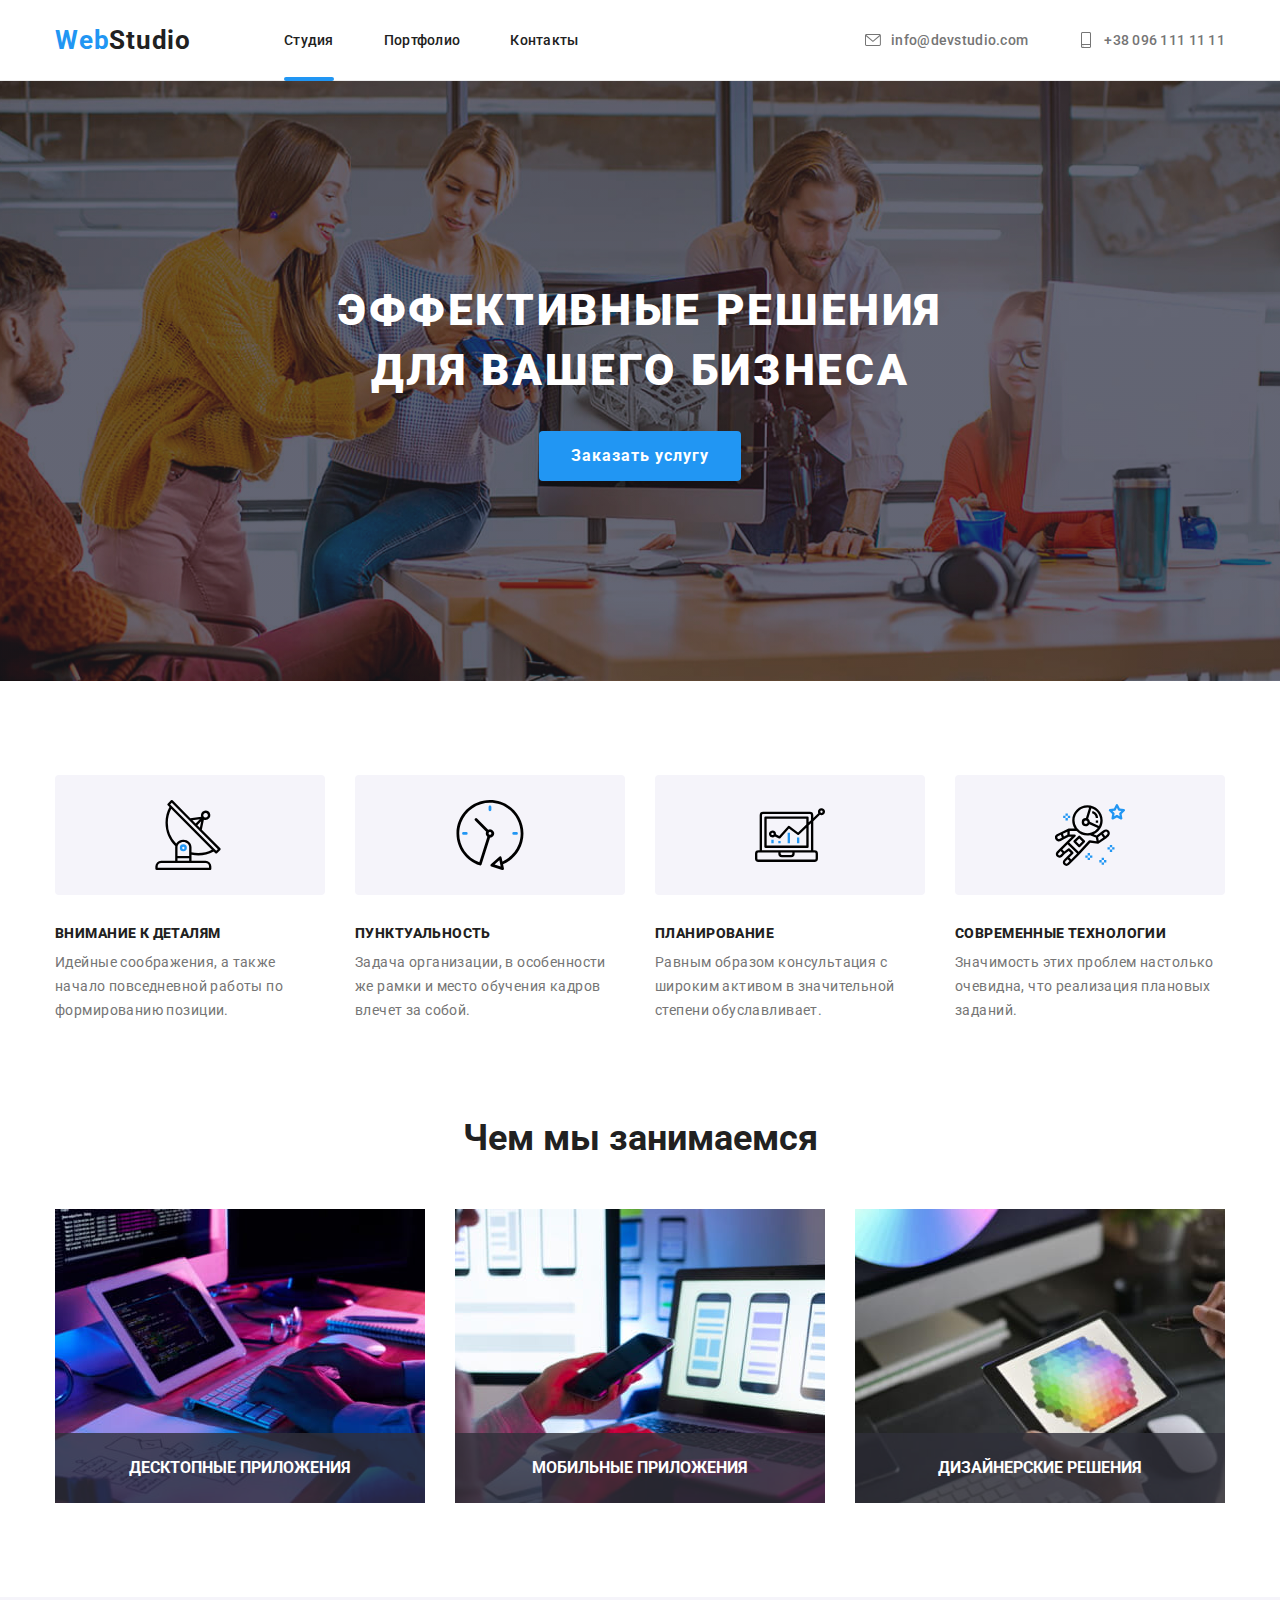
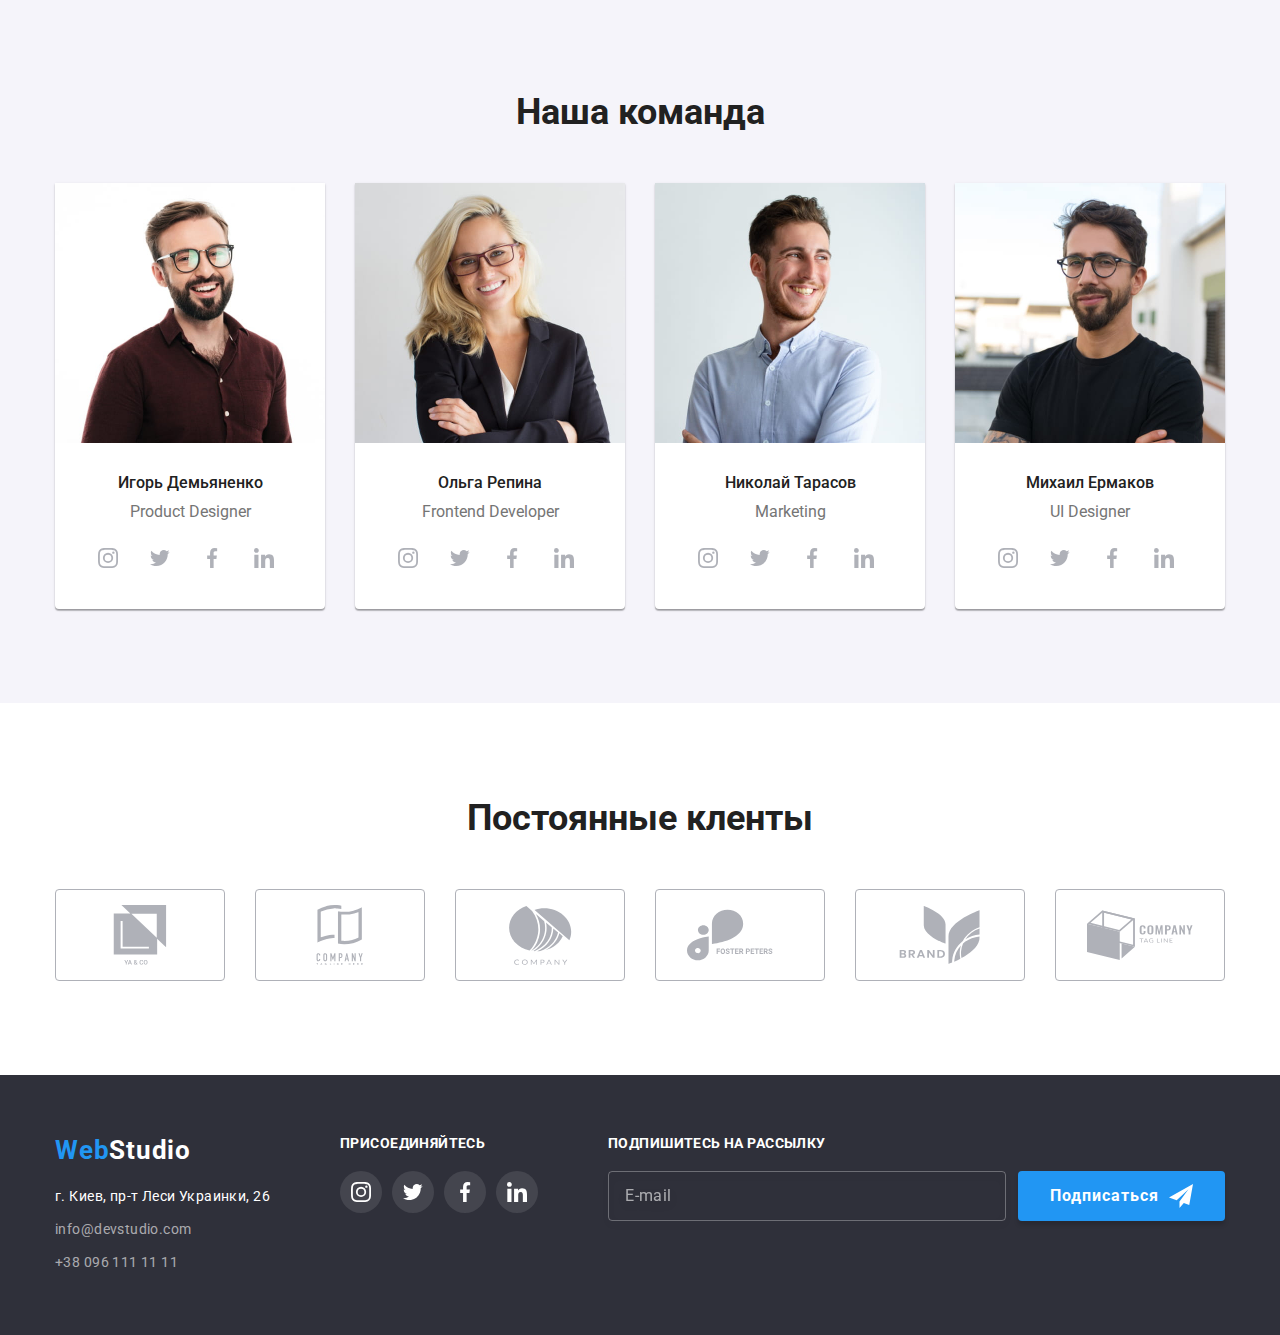
<file: index.html>
<!DOCTYPE html>
<html lang="ru">
  <head>
    <meta charset="UTF-8" />
    <meta http-equiv="X-UA-Compatible" content="IE=edge" />
    <meta name="viewport" content="width=device-width, initial-scale=1.0" />

    <link rel="preconnect" href="https://fonts.googleapis.com" />
    <link rel="preconnect" href="https://fonts.gstatic.com" crossorigin />
    <!-- todo: add to portfolio -->
    <link
      href="https://fonts.googleapis.com/css2?family=Raleway:wght@700&family=Roboto:wght@400;500;700;900&display=swap"
      rel="stylesheet"
    />

    <link rel="stylesheet" href="./css/modern-normalize.css" />
    <link rel="stylesheet" href="./css/style_v1.css" />

    <title>GOIT-markup: ✨WebStudio</title>
  </head>

  <body>
    <!-- Header start -->
    <header class="page-header">
      <div class="container">
        <nav class="header-nav">
          <a href="./index.html" class="webstudio-logo-link dark"><span>Web</span>Studio</a>
          <ul class="list header-nav-list">
            <li class="header-nav-item">
              <a href="./index.html" class="link nav-link current">Студия</a>
            </li>
            <li class="header-nav-item">
              <a href="./portfolio.html" class="link nav-link">Портфолио</a>
            </li>
            <li class="header-nav-item">
              <a href="#" class="link nav-link">Контакты</a>
            </li>
          </ul>
        </nav>
        <ul class="list header-contacts">
          <li class="header-contacts-item">
            <a href="mailto:info@devstudio.com" class="link contact-link email">
              <svg class="icon-contacts">
                <use href="./images/icons.svg#icon-small-icon-envelope"></use>
              </svg>
              info@devstudio.com
            </a>
          </li>
          <li class="header-contacts-item">
            <a href="tel:+380961111111" class="link contact-link phone">
              <svg class="icon-contacts">
                <use href="./images/icons.svg#icon-small-icon-smartphone"></use>
              </svg>
              +38 096 111 11 11
            </a>
          </li>
        </ul>
      </div>
    </header>
    <!-- Header end -->
    <div class="backdrop-container is-hidden" data-modal>
      <div class="card">
        <button class="btn close-btn" type="button" data-modal-close>
          <svg class="close-icon">
            <use href="./images/icons.svg#icon-close"></use>
          </svg>
          <span class="visually-hidden">Close</span>
        </button>

        <div class="form-wrapper p-40">
          <p class="form-title">Оставьте свои данные, мы вам перезвоним</p>
          <form class="main-user-form">
            <!-- name input -->
            <div class="input-wrapper user-name">
              <label class="input-label small-top" for="user-name">Имя</label>
              <div class="input-area-wrapper">
                <input type="text" name="user-name" id="user-name" class="input-text user-name" autocomplete="name" />
                <span class="input-icon">
                  <svg class="icon-svg user-icon">
                    <use href="./images/icons.svg#icon-user"></use>
                  </svg>
                </span>
              </div>
            </div>

            <!-- tel input -->
            <div class="input-wrapper user-tel">
              <label class="input-label small-top" for="user-tel">Телефон</label>
              <div class="input-area-wrapper">
                <input type="tel" name="user-tel" id="user-tel" class="input-text user-tel" autocomplete="tel" />
                <span class="input-icon">
                  <svg class="icon-svg phone-icon">
                    <use href="./images/icons.svg#icon-phone"></use>
                  </svg>
                </span>
              </div>
            </div>

            <!-- email input -->
            <div class="input-wrapper user-email">
              <label class="input-label small-top" for="user-email">Почта</label>
              <div class="input-area-wrapper">
                <input
                  type="email"
                  name="user-email"
                  id="user-email"
                  class="input-text user-email"
                  autocomplete="email"
                />
                <span class="input-icon">
                  <svg class="icon-svg envelope-icon">
                    <use href="./images/icons.svg#icon-envelope"></use>
                  </svg>
                </span>
              </div>
            </div>

            <!-- comment input -->
            <div class="input-wrapper user-comment">
              <label class="input-label small-top" for="user-comment">Коментарий</label>
              <textarea
                class="input-text user-comment"
                name="user-comment"
                id="user-comment"
                rows="7"
                placeholder="Введите текст"
              ></textarea>
            </div>

            <!-- checkbox input -->
            <div class="input-wrapper user-aggrement">
              <label class="input-label checkbox" for="user-aggrement">
                <span>Соглашаюсь с рассылкой и принимаю</span>
                <a href="#" class="label-link">Условия договора</a>
                <input class="user-aggrement checkbox" type="checkbox" name="user-aggrement" id="user-aggrement" />
                <span class="input-icon checkbox-icon">
                  <svg class="icon-svg">
                    <use href="./images/icons.svg#icon-checked"></use>
                  </svg>
                </span>
              </label>
            </div>

            <button type="submit" class="btn base-btn">Отправить</button>
          </form>
        </div>
      </div>
    </div>
    <!-- Main start -->
    <main class="main">
      <section class="hero dark-bg">
        <div class="container">
          <h1 class="hero-title">Эффективные решения для вашего бизнеса</h1>
          <button type="button" class="btn base-btn" data-modal-open>Заказать услугу</button>
        </div>
      </section>

      <!-- peculiarities start -->
      <section class="peculiarities section">
        <div class="container">
          <h2 class="main-sections-title visually-hidden">Особенности работы</h2>

          <ul class="list peculiarities-list">
            <li class="peculiarities-list-item">
              <div class="peculiarities-icon-wrapper">
                <svg class="icon icon-peculiarities antena">
                  <use href="./images/icons.svg#icon-peculiarities-antena"></use>
                </svg>
              </div>
              <h3 class="peculiarities-item-title">Внимание к деталям</h3>
              <p class="peculiarities-item-info">
                Идейные соображения, а также начало повседневной работы по формированию позиции.
              </p>
            </li>

            <li class="peculiarities-list-item">
              <div class="peculiarities-icon-wrapper">
                <svg class="icon icon-peculiarities clock">
                  <use href="./images/icons.svg#icon-peculiarities-clock"></use>
                </svg>
              </div>
              <h3 class="peculiarities-item-title">Пунктуальность</h3>
              <p class="peculiarities-item-info">
                Задача организации, в особенности же рамки и место обучения кадров влечет за собой.
              </p>
            </li>

            <li class="peculiarities-list-item">
              <div class="peculiarities-icon-wrapper">
                <svg class="icon icon-peculiarities diagram">
                  <use href="./images/icons.svg#icon-peculiarities-diagram"></use>
                </svg>
              </div>
              <h3 class="peculiarities-item-title">Планирование</h3>
              <p class="peculiarities-item-info">
                Равным образом консультация с широким активом в значительной степени обуславливает.
              </p>
            </li>

            <li class="peculiarities-list-item">
              <div class="peculiarities-icon-wrapper">
                <svg class="icon icon-peculiarities astronaut">
                  <use href="./images/icons.svg#icon-peculiarities-astronaut"></use>
                </svg>
              </div>
              <h3 class="peculiarities-item-title">Современные технологии</h3>
              <p class="peculiarities-item-info">
                Значимость этих проблем настолько очевидна, что реализация плановых заданий.
              </p>
            </li>
          </ul>
        </div>
      </section>
      <!-- peculiarities end -->

      <!-- our-work start -->
      <section class="our-work section">
        <div class="container">
          <h2 class="main-sections-title">Чем мы занимаемся</h2>
          <ul class="list our-work-list">
            <li class="our-work-list-item">
              <a href="#" class="our-work-link">
                <img
                  src="./images/our-work/working-process_370x294.jpg"
                  alt="Человек печатает на клавиатуре"
                  class="our-work-link-img"
                  width="370"
                />
                <span class="our-work-link-text">Десктопные приложения</span>
              </a>
            </li>
            <li class="our-work-list-item">
              <a href="#" class="our-work-link">
                <img
                  src="./images/our-work/ui-ux-designing_370x294.jpg"
                  alt="Человек рассматривает мокапы интерфейса"
                  class="our-work-link-img"
                  width="370"
                />
                <span class="our-work-link-text">Мобильные приложения</span>
              </a>
            </li>
            <li class="our-work-list-item">
              <a href="#" class="our-work-link">
                <img
                  src="./images/our-work/color-picking_370x294.jpg"
                  alt="На планшете цветовая палитра"
                  class="our-work-link-img"
                  width="370"
                />
                <span class="our-work-link-text">Дизайнерские решения</span>
              </a>
            </li>
          </ul>
        </div>
      </section>
      <!-- our-work end -->

      <!-- our-team start -->
      <section class="our-team section light-bg">
        <div class="container">
          <h2 class="main-sections-title">Наша команда</h2>
          <ul class="list our-team-list">
            <li class="our-team-list-item">
              <figure class="card team-member-card">
                <img
                  src="./images/our-team/igor-demyanenko_product-designer_270x260.jpg"
                  alt="Игорь Демьяненко"
                  class="card-img team-member-img"
                  width="270"
                  height="260"
                />
                <figcaption class="team-member-info">
                  <h3 class="team-member-name">Игорь Демьяненко</h3>
                  <p class="team-member-position">Product Designer</p>
                  <ul class="list socials">
                    <li class="socials-list-item">
                      <a href="#" class="social-link">
                        <span class="visually-hidden">instagram</span>
                        <svg class="icon small-icon instagram">
                          <use href="./images/icons.svg#icon-small-icon-instagram"></use>
                        </svg>
                      </a>
                    </li>
                    <li class="socials-list-item">
                      <a href="" class="social-link">
                        <span class="visually-hidden">twitter</span>
                        <svg class="icon small-icon twitter">
                          <use href="./images/icons.svg#icon-small-icon-twitter"></use>
                        </svg>
                      </a>
                    </li>
                    <li class="socials-list-item">
                      <a href="" class="social-link">
                        <span class="visually-hidden">facebook</span>
                        <svg class="icon small-icon facebook">
                          <use href="./images/icons.svg#icon-small-icon-facebook"></use>
                        </svg>
                      </a>
                    </li>
                    <li class="socials-list-item">
                      <a href="" class="social-link">
                        <span class="visually-hidden">linkedin</span>
                        <svg class="icon small-icon linkedin">
                          <use href="./images/icons.svg#icon-small-icon-linkedin"></use>
                        </svg>
                      </a>
                    </li>
                  </ul>
                </figcaption>
              </figure>
            </li>
            <li class="our-team-list-item">
              <figure class="card team-member-card">
                <img
                  src="./images/our-team/olga-repina_frontend-developer_270x260.jpg"
                  alt="Ольга Репина"
                  class="card-img team-member-img"
                  width="270"
                  height="260"
                />
                <figcaption class="team-member-info">
                  <h3 class="team-member-name">Ольга Репина</h3>
                  <p class="team-member-position">Frontend Developer</p>
                  <ul class="list socials">
                    <li class="socials-list-item">
                      <a href="#" class="social-link">
                        <span class="visually-hidden">instagram</span>
                        <svg class="icon small-icon instagram">
                          <use href="./images/icons.svg#icon-small-icon-instagram"></use>
                        </svg>
                      </a>
                    </li>
                    <li class="socials-list-item">
                      <a href="" class="social-link">
                        <span class="visually-hidden">twitter</span>
                        <svg class="icon small-icon twitter">
                          <use href="./images/icons.svg#icon-small-icon-twitter"></use>
                        </svg>
                      </a>
                    </li>
                    <li class="socials-list-item">
                      <a href="" class="social-link">
                        <span class="visually-hidden">facebook</span>
                        <svg class="icon small-icon facebook">
                          <use href="./images/icons.svg#icon-small-icon-facebook"></use>
                        </svg>
                      </a>
                    </li>
                    <li class="socials-list-item">
                      <a href="" class="social-link">
                        <span class="visually-hidden">linkedin</span>
                        <svg class="icon small-icon linkedin">
                          <use href="./images/icons.svg#icon-small-icon-linkedin"></use>
                        </svg>
                      </a>
                    </li>
                  </ul>
                </figcaption>
              </figure>
            </li>
            <li class="our-team-list-item">
              <figure class="card team-member-card">
                <img
                  src="./images/our-team/nikolay-tarasov_marketing_270x260.jpg"
                  alt="Николай Тарасов"
                  class="card-img team-member-img"
                  width="270"
                  height="260"
                />
                <figcaption class="team-member-info">
                  <h3 class="team-member-name">Николай Тарасов</h3>
                  <p class="team-member-position">Marketing</p>
                  <ul class="list socials">
                    <li class="socials-list-item">
                      <a href="#" class="social-link">
                        <span class="visually-hidden">instagram</span>
                        <svg class="icon small-icon instagram">
                          <use href="./images/icons.svg#icon-small-icon-instagram"></use>
                        </svg>
                      </a>
                    </li>
                    <li class="socials-list-item">
                      <a href="" class="social-link">
                        <span class="visually-hidden">twitter</span>
                        <svg class="icon small-icon twitter">
                          <use href="./images/icons.svg#icon-small-icon-twitter"></use>
                        </svg>
                      </a>
                    </li>
                    <li class="socials-list-item">
                      <a href="" class="social-link">
                        <span class="visually-hidden">facebook</span>
                        <svg class="icon small-icon facebook">
                          <use href="./images/icons.svg#icon-small-icon-facebook"></use>
                        </svg>
                      </a>
                    </li>
                    <li class="socials-list-item">
                      <a href="" class="social-link">
                        <span class="visually-hidden">linkedin</span>
                        <svg class="icon small-icon linkedin">
                          <use href="./images/icons.svg#icon-small-icon-linkedin"></use>
                        </svg>
                      </a>
                    </li>
                  </ul>
                </figcaption>
              </figure>
            </li>
            <li class="our-team-list-item">
              <figure class="card team-member-card">
                <img
                  src="./images/our-team/mykhail-ermakov_ui-designer_270x260.jpg"
                  alt="Михаил Ермаков"
                  class="card-img team-member-img"
                  width="270"
                  height="260"
                />
                <figcaption class="team-member-info">
                  <h3 class="team-member-name">Михаил Ермаков</h3>
                  <p class="team-member-position">UI Designer</p>
                  <ul class="list socials">
                    <li class="socials-list-item">
                      <a href="#" class="social-link">
                        <span class="visually-hidden">instagram</span>
                        <svg class="icon small-icon instagram">
                          <use href="./images/icons.svg#icon-small-icon-instagram"></use>
                        </svg>
                      </a>
                    </li>
                    <li class="socials-list-item">
                      <a href="" class="social-link">
                        <span class="visually-hidden">twitter</span>
                        <svg class="icon small-icon twitter">
                          <use href="./images/icons.svg#icon-small-icon-twitter"></use>
                        </svg>
                      </a>
                    </li>
                    <li class="socials-list-item">
                      <a href="" class="social-link">
                        <span class="visually-hidden">facebook</span>
                        <svg class="icon small-icon facebook">
                          <use href="./images/icons.svg#icon-small-icon-facebook"></use>
                        </svg>
                      </a>
                    </li>
                    <li class="socials-list-item">
                      <a href="" class="social-link">
                        <span class="visually-hidden">linkedin</span>
                        <svg class="icon small-icon linkedin">
                          <use href="./images/icons.svg#icon-small-icon-linkedin"></use>
                        </svg>
                      </a>
                    </li>
                  </ul>
                </figcaption>
              </figure>
            </li>
          </ul>
        </div>
      </section>
      <!-- our-team end -->
      <!-- our-clients start -->
      <section class="section">
        <div class="container">
          <h2 class="main-sections-title">Постоянные кленты</h2>
          <ul class="list clients-list">
            <li class="clients-list-item">
              <a href="#" class="clients-link">
                <svg class="icon icon-clients-ya-and-co-group">
                  <use href="./images/icons.svg#icon-clients-ya-and-co-group"></use>
                </svg>
              </a>
            </li>
            <li class="clients-list-item">
              <a href="#" class="clients-link">
                <svg class="icon icon-clients-company-group">
                  <use href="./images/icons.svg#icon-clients-company-group"></use>
                </svg>
              </a>
            </li>
            <li class="clients-list-item">
              <a href="#" class="clients-link">
                <svg class="icon icon-clients-oval-company-group">
                  <use href="./images/icons.svg#icon-clients-oval-company-group"></use>
                </svg>
              </a>
            </li>
            <li class="clients-list-item">
              <a href="#" class="clients-link">
                <svg class="icon icon-clients-foster-peters-group">
                  <use href="./images/icons.svg#icon-clients-foster-peters-group"></use>
                </svg>
              </a>
            </li>
            <li class="clients-list-item">
              <a href="#" class="clients-link">
                <svg class="icon icon-clients-brand-group">
                  <use href="./images/icons.svg#icon-clients-brand-group"></use>
                </svg>
              </a>
            </li>
            <li class="clients-list-item">
              <a href="#" class="clients-link">
                <svg class="icon icon-clients-box-company-group">
                  <use href="./images/icons.svg#icon-clients-box-company-group"></use>
                </svg>
              </a>
            </li>
          </ul>
        </div>
      </section>

      <!-- our-clients end -->
    </main>
    <!-- Main end -->

    <!-- footer start -->
    <footer class="page-footer dark-bg">
      <div class="container">
        <div class="address-wrapper footer-block">
          <a href="./index.html" class="webstudio-logo-link light"><span>Web</span>Studio</a>
          <address class="footer-address">
            г. Киев, пр-т Леси Украинки, 26
            <ul class="contacts-list">
              <li class="contact-list-item">
                <a href="mailto:info@devstudio.com" class="link contact-link email">info@devstudio.com</a>
              </li>
              <li class="contact-list-item">
                <a href="tel:+380961111111" class="link contact-link phone">+38 096 111 11 11</a>
              </li>
            </ul>
          </address>
        </div>
        <div class="our-socials footer-block">
          <p class="our-social-text">Присоединяйтесь</p>
          <ul class="list our-socials">
            <li class="our-socials-list-item">
              <a href="#" class="social-link dark">
                <span class="visually-hidden">instagram</span>
                <svg class="icon small-icon instagram">
                  <use href="./images/icons.svg#icon-small-icon-instagram"></use>
                </svg>
              </a>
            </li>
            <li class="our-socials-list-item">
              <a href="" class="social-link dark">
                <span class="visually-hidden">twitter</span>
                <svg class="icon small-icon twitter">
                  <use href="./images/icons.svg#icon-small-icon-twitter"></use>
                </svg>
              </a>
            </li>
            <li class="our-socials-list-item">
              <a href="" class="social-link dark">
                <span class="visually-hidden">facebook</span>
                <svg class="icon small-icon facebook">
                  <use href="./images/icons.svg#icon-small-icon-facebook"></use>
                </svg>
              </a>
            </li>
            <li class="our-socials-list-item">
              <a href="" class="social-link dark">
                <span class="visually-hidden">linkedin</span>
                <svg class="icon small-icon linkedin">
                  <use href="./images/icons.svg#icon-small-icon-linkedin"></use>
                </svg>
              </a>
            </li>
          </ul>
        </div>

        <div class="form-wrapper footer-block">
          <form name="user-email-form" class="email-form">
            <div class="input-wrapper">
              <label class="input-label light" for="user-email">Подпишитесь на рассылку</label>
              <input class="input-text email" type="email" name="user-email" id="user-email" placeholder="E-mail" />
            </div>

            <button type="submit" class="btn base-btn">
              <span class="submit-text">Подписаться</span>
              <svg class="icon small-icon icon-send">
                <use href="./images/icons.svg#icon-send"></use>
              </svg>
            </button>
          </form>
        </div>
      </div>
    </footer>
    <!-- footer end -->

    <script src="js/modal.js"></script>
  </body>
</html>
</file>
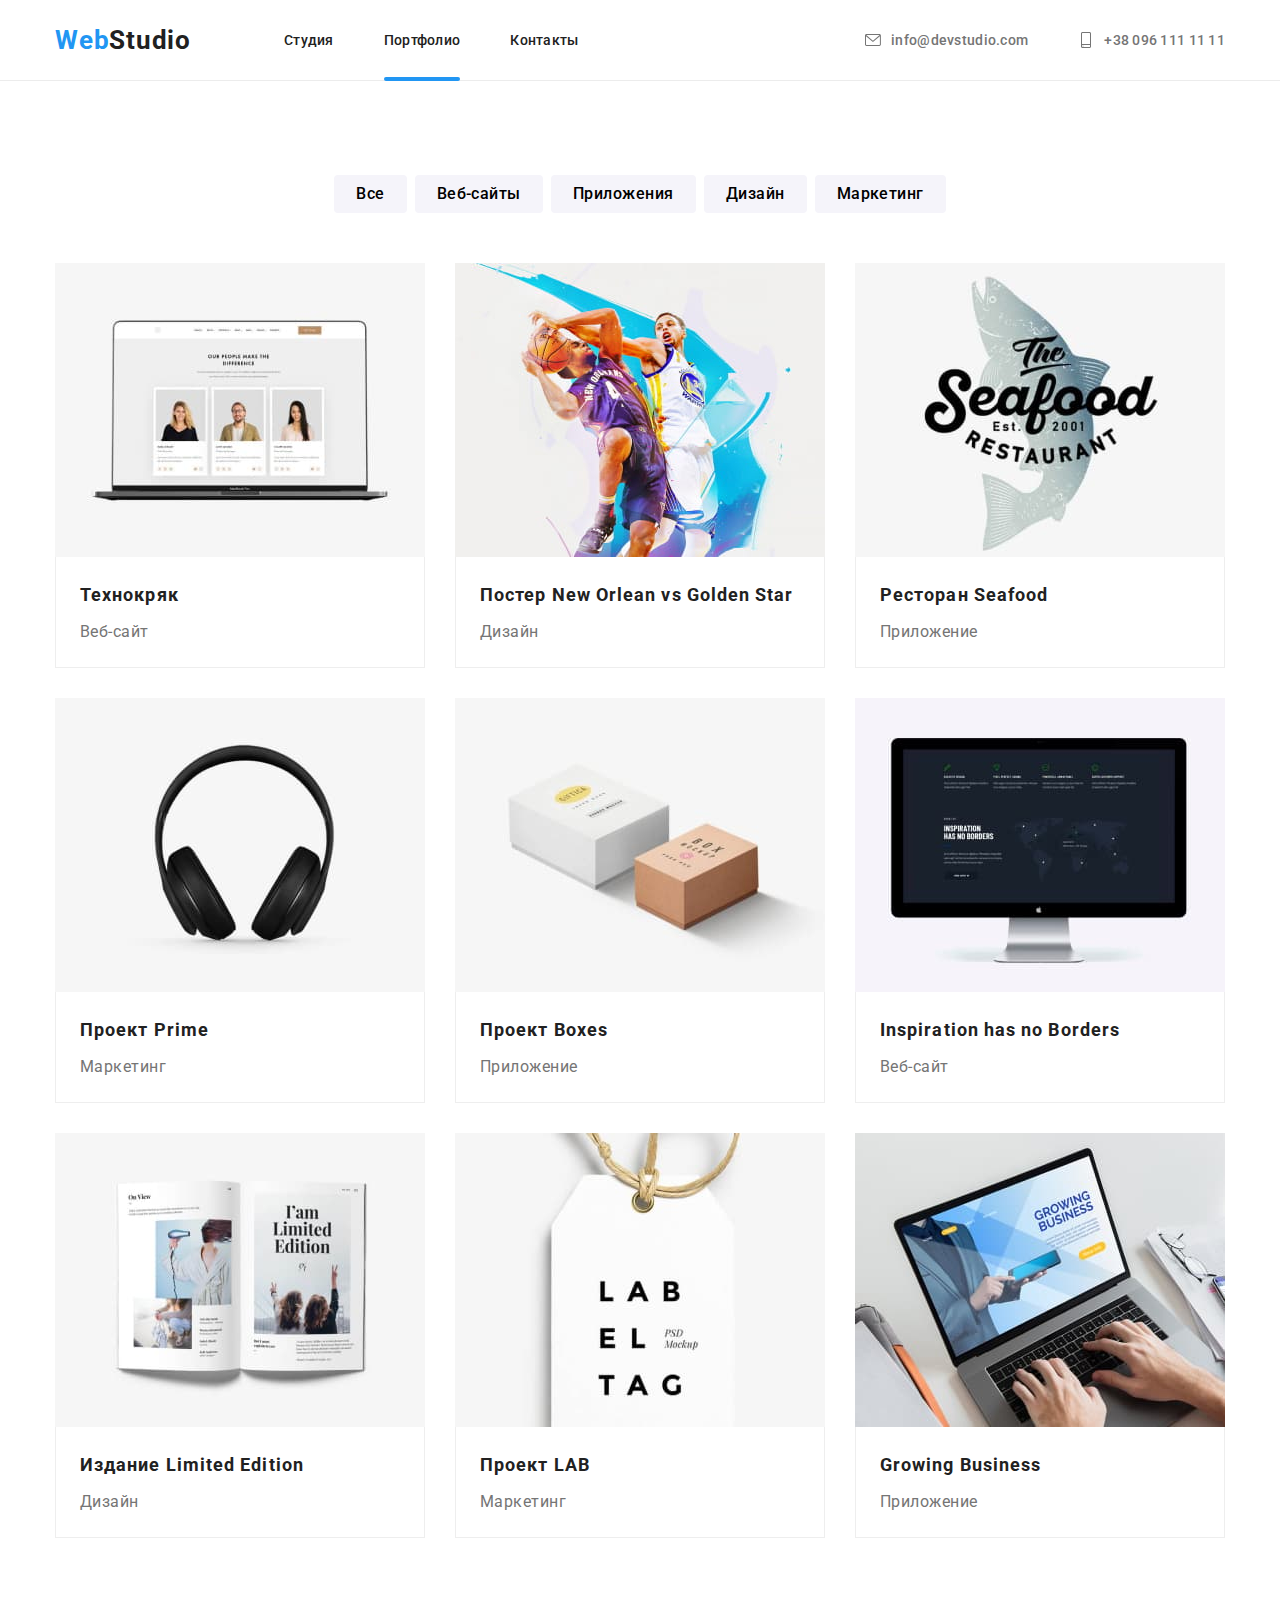
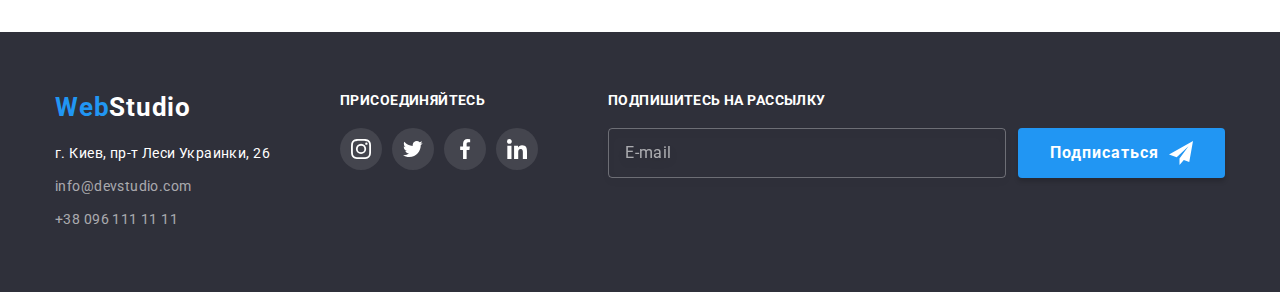
<file: portfolio.html>
<!DOCTYPE html>
<html lang="en">
  <head>
    <meta charset="UTF-8" />
    <meta http-equiv="X-UA-Compatible" content="IE=edge" />
    <meta name="viewport" content="width=device-width, initial-scale=1.0" />

    <link rel="preconnect" href="https://fonts.googleapis.com" />
    <link rel="preconnect" href="https://fonts.gstatic.com" crossorigin />
    <!-- todo: add to portfolio -->
    <link
      href="https://fonts.googleapis.com/css2?family=Raleway:wght@700&family=Roboto:wght@400;500;700;900&display=swap"
      rel="stylesheet"
    />

    <link rel="stylesheet" href="./css/modern-normalize.css" />
    <link rel="stylesheet" href="./css/style_v1.css" />

    <title>GOIT-markup: 💯Portfolio</title>
  </head>
  <body>
    <!-- Header start -->
    <header class="page-header">
      <div class="container">
        <nav class="header-nav">
          <a href="./index.html" class="webstudio-logo-link dark"><span>Web</span>Studio</a>
          <ul class="list header-nav-list">
            <li class="header-nav-item">
              <a href="./index.html" class="link nav-link">Студия</a>
            </li>
            <li class="header-nav-item">
              <a href="./portfolio.html" class="link nav-link current">Портфолио</a>
            </li>
            <li class="header-nav-item">
              <a href="#" class="link nav-link">Контакты</a>
            </li>
          </ul>
        </nav>
        <ul class="list header-contacts">
          <li class="header-contacts-item">
            <a href="mailto:info@devstudio.com" class="link contact-link email">
              <svg class="icon-contacts">
                <use href="./images/icons.svg#icon-small-icon-envelope"></use>
              </svg>
              info@devstudio.com
            </a>
          </li>
          <li class="header-contacts-item">
            <a href="tel:+380961111111" class="link contact-link phone">
              <svg class="icon-contacts">
                <use href="./images/icons.svg#icon-small-icon-smartphone"></use>
              </svg>
              +38 096 111 11 11
            </a>
          </li>
        </ul>
      </div>
    </header>
    <!-- Header end -->

    <main class="main-content">
      <section class="portfolio section">
        <div class="container">
          <h2 class="portfolio-title visually-hidden">Portfolio</h2>
          <ul class="list portfolio-nav-list">
            <li class="portfolio-nav-list-item">
              <button class="btn light-btn" type="button">Все</button>
            </li>
            <li class="portfolio-nav-list-item">
              <button class="btn light-btn" type="button">Веб-сайты</button>
            </li>
            <li class="portfolio-nav-list-item">
              <button class="btn light-btn" type="button">Приложения</button>
            </li>
            <li class="portfolio-nav-list-item">
              <button class="btn light-btn" type="button">Дизайн</button>
            </li>
            <li class="portfolio-nav-list-item">
              <button class="btn light-btn" type="button">Маркетинг</button>
            </li>
          </ul>
          <ul class="list project-cards">
            <!-- 1 card -->
            <li class="project-cards-item">
              <div class="card project-card">
                <div class="card-img-wrapper">
                  <img
                    src="./images/our-projects/prj-techno-crack_370x294.jpg"
                    alt="Страница сайта Технокряк"
                    class="card-img project-img"
                    width="370"
                    height="294"
                  />

                  <p class="card-img-text">
                    Технокряк это современная площадка распространения коронавируса. Компании используют эту платформу
                    для цифрового шпионажа и атак на защищённые сервера конкурентов.
                  </p>
                </div>
                <div class="card-info-wrapper">
                  <h3 class="project-name">Технокряк</h3>
                  <p class="project-category">Веб-сайт</p>
                </div>
              </div>
            </li>
            <!-- 2 card -->
            <li class="project-cards-item">
              <div class="card project-card">
                <div class="card-img-wrapper">
                  <img
                    src="./images/our-projects/prj-basketball-poster_370x294.jpg"
                    alt="Постер баскетбольного матча"
                    class="card-img project-img"
                    width="370"
                    height="294"
                  />

                  <p class="card-img-text">
                    Технокряк это современная площадка распространения коронавируса. Компании используют эту платформу
                    для цифрового шпионажа и атак на защищённые сервера конкурентов.
                  </p>
                </div>
                <div class="card-info-wrapper">
                  <h3 class="project-name">Постер New Orlean vs Golden Star</h3>
                  <p class="project-category">Дизайн</p>
                </div>
              </div>
            </li>
            <!-- 3 card -->
            <li class="project-cards-item">
              <div class="card project-card">
                <div class="card-img-wrapper">
                  <img
                    src="./images/our-projects/prj-seafood-restaurant_370x294.jpg"
                    alt="Логотип ресторана Seafood"
                    class="card-img project-img"
                    width="370"
                    height="294"
                  />

                  <p class="card-img-text">
                    Технокряк это современная площадка распространения коронавируса. Компании используют эту платформу
                    для цифрового шпионажа и атак на защищённые сервера конкурентов.
                  </p>
                </div>
                <div class="card-info-wrapper">
                  <h3 class="project-name">Ресторан Seafood</h3>
                  <p class="project-category">Приложение</p>
                </div>
              </div>
            </li>
            <!-- 4 card -->
            <li class="project-cards-item">
              <div class="card project-card">
                <div class="card-img-wrapper">
                  <img
                    src="./images/our-projects/prj-headphones-prime_370x294.jpg"
                    alt="Наушники Prime"
                    class="card-img project-img"
                    width="370"
                    height="294"
                  />

                  <p class="card-img-text">
                    Технокряк это современная площадка распространения коронавируса. Компании используют эту платформу
                    для цифрового шпионажа и атак на защищённые сервера конкурентов.
                  </p>
                </div>
                <div class="card-info-wrapper">
                  <h3 class="project-name">Проект Prime</h3>
                  <p class="project-category">Маркетинг</p>
                </div>
              </div>
            </li>
            <!-- 5 card -->
            <li class="project-cards-item">
              <div class="card project-card">
                <div class="card-img-wrapper">
                  <img
                    src="./images/our-projects/prj-boxes_370x294.jpg"
                    alt="Две красивые упаковки"
                    class="card-img project-img"
                    width="370"
                    height="294"
                  />

                  <p class="card-img-text">
                    Технокряк это современная площадка распространения коронавируса. Компании используют эту платформу
                    для цифрового шпионажа и атак на защищённые сервера конкурентов.
                  </p>
                </div>
                <div class="card-info-wrapper">
                  <h3 class="project-name">Проект Boxes</h3>
                  <p class="project-category">Приложение</p>
                </div>
              </div>
            </li>
            <!-- 6 card -->
            <li class="project-cards-item">
              <div class="card project-card">
                <div class="card-img-wrapper">
                  <img
                    src="./images/our-projects/prj-website-noborders_370x294.jpg"
                    alt="Страница сайта Inspiration has no Borders"
                    class="card-img project-img"
                    width="370"
                    height="294"
                  />

                  <p class="card-img-text">
                    Технокряк это современная площадка распространения коронавируса. Компании используют эту платформу
                    для цифрового шпионажа и атак на защищённые сервера конкурентов.
                  </p>
                </div>
                <div class="card-info-wrapper">
                  <h3 class="project-name">Inspiration has no Borders</h3>
                  <p class="project-category">Веб-сайт</p>
                </div>
              </div>
            </li>
            <!-- 7 card -->
            <li class="project-cards-item">
              <div class="card project-card">
                <div class="card-img-wrapper">
                  <img
                    src="./images/our-projects/prj-limited-edition_370x294.jpg"
                    alt="Разворот журнала Limited Edition"
                    class="card-img project-img"
                    width="370"
                    height="294"
                  />

                  <p class="card-img-text">
                    Технокряк это современная площадка распространения коронавируса. Компании используют эту платформу
                    для цифрового шпионажа и атак на защищённые сервера конкурентов.
                  </p>
                </div>
                <div class="card-info-wrapper">
                  <h3 class="project-name">Издание Limited Edition</h3>
                  <p class="project-category">Дизайн</p>
                </div>
              </div>
            </li>
            <!-- 8 card -->
            <li class="project-cards-item">
              <div class="card project-card">
                <div class="card-img-wrapper">
                  <img
                    src="./images/our-projects/prj-label-tag_370x294.jpg"
                    alt="Название бренда LAB на лейбле"
                    class="card-img project-img"
                    width="370"
                    height="294"
                  />

                  <p class="card-img-text">
                    Технокряк это современная площадка распространения коронавируса. Компании используют эту платформу
                    для цифрового шпионажа и атак на защищённые сервера конкурентов.
                  </p>
                </div>
                <div class="card-info-wrapper">
                  <h3 class="project-name">Проект LAB</h3>
                  <p class="project-category">Маркетинг</p>
                </div>
              </div>
            </li>
            <!-- 9 card -->
            <li class="project-cards-item">
              <div class="card project-card">
                <div class="card-img-wrapper">
                  <img
                    src="./images/our-projects/prj-growing-business_370x294.jpg"
                    alt="Страница приложения Growing Business"
                    class="card-img project-img"
                    width="370"
                    height="294"
                  />

                  <p class="card-img-text">
                    Технокряк это современная площадка распространения коронавируса. Компании используют эту платформу
                    для цифрового шпионажа и атак на защищённые сервера конкурентов.
                  </p>
                </div>
                <div class="card-info-wrapper">
                  <h3 class="project-name">Growing Business</h3>
                  <p class="project-category">Приложение</p>
                </div>
              </div>
            </li>
          </ul>
        </div>
      </section>
    </main>

    <!-- footer start -->
    <footer class="page-footer dark-bg">
      <div class="container">
        <div class="address-wrapper footer-block">
          <a href="./index.html" class="webstudio-logo-link light"><span>Web</span>Studio</a>
          <address class="footer-address">
            г. Киев, пр-т Леси Украинки, 26
            <ul class="contacts-list">
              <li class="contact-list-item">
                <a href="mailto:info@devstudio.com" class="link contact-link email">info@devstudio.com</a>
              </li>
              <li class="contact-list-item">
                <a href="tel:+380961111111" class="link contact-link phone">+38 096 111 11 11</a>
              </li>
            </ul>
          </address>
        </div>
        <div class="our-socials footer-block">
          <p class="our-social-text">Присоединяйтесь</p>
          <ul class="list our-socials">
            <li class="our-socials-list-item">
              <a href="#" class="social-link dark">
                <span class="visually-hidden">instagram</span>
                <svg class="icon small-icon instagram">
                  <use href="./images/icons.svg#icon-small-icon-instagram"></use>
                </svg>
              </a>
            </li>
            <li class="our-socials-list-item">
              <a href="" class="social-link dark">
                <span class="visually-hidden">twitter</span>
                <svg class="icon small-icon twitter">
                  <use href="./images/icons.svg#icon-small-icon-twitter"></use>
                </svg>
              </a>
            </li>
            <li class="our-socials-list-item">
              <a href="" class="social-link dark">
                <span class="visually-hidden">facebook</span>
                <svg class="icon small-icon facebook">
                  <use href="./images/icons.svg#icon-small-icon-facebook"></use>
                </svg>
              </a>
            </li>
            <li class="our-socials-list-item">
              <a href="" class="social-link dark">
                <span class="visually-hidden">linkedin</span>
                <svg class="icon small-icon linkedin">
                  <use href="./images/icons.svg#icon-small-icon-linkedin"></use>
                </svg>
              </a>
            </li>
          </ul>
        </div>

        <div class="form-wrapper footer-block">
          <form name="user-email-form" class="email-form">
            <div class="input-wrapper">
              <label class="input-label light" for="user-email">Подпишитесь на рассылку</label>
              <input class="input-text email" type="email" name="user-email" id="user-email" placeholder="E-mail" />
            </div>

            <button type="submit" class="btn base-btn">
              <span class="submit-text">Подписаться</span>
              <svg class="icon small-icon icon-send">
                <use href="./images/icons.svg#icon-send"></use>
              </svg>
            </button>
          </form>
        </div>
      </div>
    </footer>
    <!-- footer end -->
  </body>
</html>
</file>
<file: css/style_v1.css>
:root {
  --white-color: #fff;
  --black-color: #000;
  --font-main-color: #757575;
  --font-light-color: var(--white-color);
  --font-accent-color: #2196f3;
  --font-accent-secodary-color: #212121;
  --background-dark-color: #2f303a;
  --foreground-icon-color: #afb1b8;
  --background-light-color: #f5f4fa;
  --header-border-bottom: #ececec;
  --main-font-family: 'Roboto', 'Segoe UI', Tahoma, Geneva, Verdana, sans-serif;
  --accent-font-family: 'Raleway', 'Segoe UI', Tahoma, Geneva, Verdana, sans-serif;
  --main-footer-color: var(--black-color);
  --main-font-size: 16px;
  --btn-border-radius: calc(var(--main-font-size) / 4);
}

/*
 * GLOBAL STYLES
 */
body {
  font-family: var(--main-font-family);
  font-size: var(--main-font-size);
  color: var(--font-main-color);
  position: relative;
}

img,
svg {
  display: block;
  max-width: 100%;
  height: auto;
}

.container {
  width: 1200px;
  margin: 0 auto;
  padding-left: 15px;
  padding-right: 15px;
}

.visually-hidden:not(:focus):not(:active) {
  position: absolute;
  width: 1px;
  height: 1px;
  margin: -1px;
  border: 0;
  padding: 0;
  white-space: nowrap;
  clip-path: inset(100%);
  clip: rect(0 0 0 0);
  overflow: hidden;
}

.webstudio-logo-link {
  display: block;

  text-decoration: none;

  font-size: 26px;
  line-height: 1.175;
  font-weight: 700;
  letter-spacing: calc(26px * 0.03);
}

.webstudio-logo-link span {
  color: var(--font-accent-color);
}

.link {
  text-decoration: none;
}

.dark {
  color: var(--font-accent-secodary-color);
}

.light {
  color: var(--font-light-color);
}

.dark-bg {
  background-color: var(--background-dark-color);
}

.light-bg {
  background-color: var(--background-light-color);
}

.btn {
  cursor: pointer;
  outline: none;
  background: transparent;
  border: none;

  font-size: var(--main-font-size);
  line-height: 1.87;

  border-radius: var(--btn-border-radius);

  transition: background 250ms cubic-bezier(0.4, 0, 0.2, 1), box-shadow 250ms cubic-bezier(0.4, 0, 0.2, 1),
    color 250ms cubic-bezier(0.4, 0, 0.2, 1);
}

.base-btn {
  font-weight: bold;
  letter-spacing: calc(var(--main-font-size) * 0.06);
  color: var(--font-light-color);
  background-color: var(--font-accent-color);

  padding-top: calc(var(--main-font-size) * 0.625);
  padding-bottom: calc(var(--main-font-size) * 0.625);
  padding-right: calc(var(--main-font-size) * 2);
  padding-left: calc(var(--main-font-size) * 2);
  box-shadow: 0px 4px 4px rgba(0, 0, 0, 0.15);
}

.base-btn:hover,
.base-btn:focus {
  background: #188ce8;
  box-shadow: 0px 4px 4px rgba(0, 0, 0, 0.15);
}

.light-btn {
  font-weight: 500;
  line-height: 1.625;
  letter-spacing: calc(var(--main-font-size) * 0.03);
  background-color: var(--background-light-color);

  padding-top: calc(var(--main-font-size) * 0.375);
  padding-bottom: calc(var(--main-font-size) * 0.375);
  padding-right: calc(var(--main-font-size) * 1.375);
  padding-left: calc(var(--main-font-size) * 1.375);
}

.light-btn:hover,
.light-btn:focus {
  background-color: var(--font-accent-color);
  color: var(--font-light-color);
  box-shadow: 0px 3px 1px rgba(0, 0, 0, 0.1), 0px 1px 2px rgba(0, 0, 0, 0.08), 0px 2px 2px rgba(0, 0, 0, 0.12);
}

.list {
  list-style: none;
  margin-top: 0;
  margin-bottom: 0;
  padding-left: 0;
  display: flex;
}

.is-hidden {
  opacity: 0;
  pointer-events: none;
  visibility: hidden;
}

.input-wrapper textarea {
  resize: none;
}

/* HEADER */
/* nav list */
.page-header {
  border-bottom: solid 1px var(--header-border-bottom);
}

.page-header > .container {
  display: flex;
}

.header-nav {
  display: flex;
  align-items: center;
}

.header-nav > .webstudio-logo-link {
  margin-right: 93px;
}

.header-nav-list,
.header-contacts {
  --list-font-size: calc(var(--main-font-size) * 0.875);
  font-weight: 500;
  font-size: var(--list-font-size);
  letter-spacing: calc(var(--list-font-size) * 0.02);
}

.header-nav-item:not(:last-child) {
  margin-right: 50px;
}

.header-contacts {
  margin-left: auto;
}

.header-contacts-item + .header-contacts-item {
  margin-left: 50px;
}

.nav-link,
.contact-link {
  display: block;
  padding-top: 32px;
  padding-bottom: 32px;

  transition: color 250ms cubic-bezier(0.4, 0, 0.2, 1);
}

.nav-link {
  position: relative;
  color: var(--font-accent-secodary-color);
}

.contact-link {
  color: var(--font-main-color);
  display: inline-flex;
  align-items: center;
}

.nav-link:hover,
.nav-link:focus,
.contact-link:focus,
.contact-link:hover {
  color: var(--font-accent-color);
}

.link.nav-link::after {
  opacity: 0;
  transition: opacity 250ms cubic-bezier(0.4, 0, 0.2, 1);
}

.nav-link.current::after,
.nav-link:hover::after,
.nav-link:focus::after {
  opacity: 1;
  position: absolute;
  bottom: calc(0% - 1px);
  border-radius: 4px;
  content: '';
  display: block;
  width: 100%;
  height: 4px;
  background-color: #2196f3;
}

.icon-contacts {
  width: 16px;
  height: 16px;
  fill: currentColor;
  margin-right: 10px;
}

/*  overlay */

.backdrop-container {
  position: fixed;
  z-index: 999;
  top: 0;
  right: 0;
  width: 100vw;
  height: 100vh;
  background-color: rgba(0, 0, 0, 0.2);

  display: flex;
  align-items: center;
  justify-content: center;
}

.backdrop-container .card {
  position: relative;
  width: 528px;
  /* height: 581px; */
  background-color: #fff;
  border-radius: var(--btn-border-radius);
  box-shadow: 0px 1px 3px rgba(0, 0, 0, 0.12), 0px 1px 1px rgba(0, 0, 0, 0.14), 0px 2px 1px rgba(0, 0, 0, 0.2);
  transform: scale(1);
  transition: transform 1s cubic-bezier(0.4, 0, 0.2, 1);
}

.is-hidden .card {
  transform: scale(0);
}

.close-btn {
  position: absolute;
  right: 8px;
  top: 8px;
  padding-top: 10px;
  padding-bottom: 10px;
  padding-left: 10px;
  padding-right: 10px;
  border: 1px solid rgba(0, 0, 0, 0.1);
  border-radius: 50%;

  transition: box-shadow 250ms cubic-bezier(0.4, 0, 0.2, 1), background-color 250ms cubic-bezier(0.4, 0, 0.2, 1);
}

.close-icon {
  width: 11px;
  height: 11px;
}

.close-btn:hover,
.close-btn:focus {
  box-shadow: 0 1px 2px rgba(0, 0, 0, 0.2);
  background-color: rgba(0, 0, 0, 0.05);

  fill: var(--font-accent-color);
}

.p-40 {
  padding-left: 40px;
  padding-right: 40px;
  padding-bottom: 40px;
  padding-top: 40px;
}

.form-title {
  --title-font-size: calc(var(--main-font-size) * 1.25);

  margin-top: 0;
  margin-bottom: 12px;

  font-size: var(--title-font-size);
  line-height: calc(var(--title-font-size) * 1.15);
  letter-spacing: calc(var(--main-font-size) * 0.03);
  color: var(--font-accent-secodary-color);

  font-style: normal;
  font-weight: bold;
  text-align: center;
}

/* MAIN */
.hero {
  padding-top: 200px;
  padding-bottom: 200px;

  text-align: center;

  background-image: linear-gradient(to top, rgba(47, 48, 58, 0.4), rgba(47, 48, 58, 0.4)),
    url(../images/hero-our-compay.jpg);
  background-repeat: no-repeat;
  background-size: 1600px;
  background-position: center;
}

.hero-title {
  margin-top: 0;
  margin-bottom: 30px;
  margin-left: auto;
  margin-right: auto;
  width: 696px;

  --title-font-size: calc(var(--main-font-size) * 2.75);
  font-size: var(--title-font-size);
  font-weight: 900;
  line-height: 1.36;
  letter-spacing: calc(var(--title-font-size) * 0.06);
  text-transform: uppercase;
  color: var(--font-light-color);
}

.main-sections-title {
  margin-top: 0;
  margin-bottom: 50px;

  --title-font-size: calc(var(--main-font-size) * 2.25);
  font-size: var(--title-font-size);
  line-height: 1.167;
  text-align: center;
  color: var(--font-accent-secodary-color);
}

.section {
  padding-top: 94px;
  padding-bottom: 94px;
}

.peculiarities-list {
  flex-wrap: wrap;
  margin-left: -30px;

  --list-font-size: calc(var(--main-font-size) * 0.875);
  font-size: var(--list-font-size);
  letter-spacing: calc(var(--list-font-size) * 0.03);
}

.peculiarities-list-item {
  flex-basis: calc((100% - 4 * 30px) / 4);
  margin-left: 30px;
}

.peculiarities-icon-wrapper {
  display: flex;
  align-items: center;
  height: 120px;
  background: var(--background-light-color);
  border-radius: var(--btn-border-radius);
  margin-bottom: 30px;
}

.icon {
  display: block;

  margin-right: auto;
  margin-left: auto;
}

.icon-peculiarities {
  height: 70px;
  width: 70px;
}

.peculiarities-item-title {
  margin-top: 0;
  margin-bottom: 10px;

  font-size: var(--list-font-size);
  color: var(--font-accent-secodary-color);
  line-height: 1.14286;
  text-transform: uppercase;
  font-weight: 800;
}

.peculiarities-item-info {
  margin-top: 0;
  margin-bottom: 0;

  line-height: 1.714285;
}

.our-work.section {
  padding-top: 0;
}

.our-work-list {
  margin-left: -30px;
}

.our-work-list-item {
  flex-basis: calc((100% - 3 * 30px) / 3);
  margin-left: 30px;
}

.our-work-link {
  display: block;
  position: relative;
  color: var(--font-light-color);
}

.our-work-link-text {
  --link-text-size: calc(var(--main-font-size) * 0.875);

  display: flex;
  align-items: center;
  justify-content: center;
  position: absolute;
  bottom: 0;
  right: 0;
  width: 100%;
  height: 70px;

  font-weight: bold;
  font-size: var(--section-font-size);
  line-height: var(--main-font-size);
  letter-spacing: calc(var(--list-font-size) * 0.02);
  text-transform: uppercase;

  background-color: rgba(47, 48, 58, 0.8);
}

.our-team-list {
  margin-left: -30px;
}

.our-team-list-item {
  flex-basis: calc((100% - 4 * 30px) / 4);
  margin-left: 30px;
}

.card {
  margin-top: 0;
  margin-bottom: 0;
  margin-right: 0;
  margin-left: 0;
}

.team-member-card {
  background-color: var(--font-light-color);

  border-bottom-left-radius: var(--btn-border-radius);
  border-bottom-right-radius: var(--btn-border-radius);
  box-shadow: 0px 1px 3px rgba(0, 0, 0, 0.12), 0px 1px 1px rgba(0, 0, 0, 0.14), 0px 2px 1px rgba(0, 0, 0, 0.2);
}

.team-member-info,
.team-member-name {
  font-size: var(--main-font-size);
  line-height: 1.1875;
  text-align: center;
}

.team-member-info {
  padding-top: 30px;
  padding-bottom: 30px;
  padding-right: 32px;
  padding-left: 32px;
}

.team-member-position {
  margin-top: 0;
  margin-bottom: 16px;
}

.team-member-name {
  font-weight: 500;
  color: var(--font-accent-secodary-color);
  margin-top: 0;
  margin-bottom: 10px;
}

.socials-list-item + .socials-list-item {
  margin-left: 10px;
}

.social-link {
  display: flex;
  align-items: center;
  padding: 11px;
  border-radius: 50%;
  color: var(--font-accent-secodary-color);

  transition: background-color 250ms cubic-bezier(0.4, 0, 0.2, 1);
}

.small-icon {
  width: 20px;
  height: 20px;
  fill: var(--foreground-icon-color);

  transition: fill 250ms cubic-bezier(0.4, 0, 0.2, 1);
}

.social-link:hover {
  background-color: var(--font-accent-color);
}

.social-link:hover .small-icon {
  fill: var(--font-light-color);
}

/* our-clients section */
.clients-list {
  margin-top: -30px;
  margin-left: -30px;
}

.clients-list-item {
  margin-top: 30px;
  margin-left: 30px;
}

.clients-list .icon {
  height: 60px;
  width: 106px;
  fill: var(--foreground-icon-color);

  transition: fill 250ms cubic-bezier(0.4, 0, 0.2, 1);
}

.clients-link {
  display: flex;
  padding-top: 15px;
  padding-bottom: 15px;
  padding-left: 31px;
  padding-right: 31px;
  border: solid 1px var(--foreground-icon-color);
  border-radius: var(--btn-border-radius);

  transition: border 250ms cubic-bezier(0.4, 0, 0.2, 1);
}

.clients-link:hover {
  border: solid 1px var(--font-accent-color);
}

.clients-link:hover .icon {
  fill: var(--font-accent-color);
}

.our-social-text {
  --section-font-size: calc(var(--main-font-size) * 0.875);
  margin-top: 0;
  margin-bottom: 20px;

  font-size: var(--section-font-size);
  line-height: var(--main-font-size);
  letter-spacing: calc(var(--section-font-size) * 0.03);
  text-transform: uppercase;
  color: var(--font-light-color);
  font-weight: bold;
}

.our-socials-list-item + .our-socials-list-item {
  margin-left: 10px;
}

.social-link.dark {
  background-color: rgba(255, 255, 255, 0.1);
  color: var(--font-light-color);
}

.social-link.dark .icon {
  fill: currentColor;
}

.social-link.dark:hover {
  background-color: var(--font-accent-color);
}

/* Portfolio page */
.portfolio-nav-list {
  flex-wrap: wrap;
  justify-content: center;
  margin-bottom: 50px;
}

.portfolio-nav-list-item + .portfolio-nav-list-item {
  margin-left: 8px;
}

.project-cards {
  flex-wrap: wrap;
  margin-left: -30px;
  margin-top: -30px;
}

.project-cards-item {
  flex-basis: calc((100% - 3 * 30px) / 3);
  margin-left: 30px;
  margin-top: 30px;

  transition: box-shadow 250ms cubic-bezier(0.4, 0, 0.2, 1);
}

.card-img-wrapper {
  position: relative;
  overflow: hidden;
}

.card-img-text {
  position: absolute;
  top: 100%;
  left: 0;
  margin-top: 0;
  margin-bottom: 0;
  padding-top: 63px;
  padding-bottom: 63px;
  padding-left: 24px;
  padding-right: 24px;

  width: 100%;
  height: 100%;

  font-size: 18px;
  line-height: 28px;

  --text-font-size: calc(var(--main-font-size) * 1.125);
  font-size: var(--text-font-size);
  line-height: 1.555;
  letter-spacing: calc(var(--text-font-size) * 0.03);
  color: var(--font-light-color);
  background: rgba(33, 150, 243, 0.9);

  transition: top 250ms cubic-bezier(0.4, 0, 0.2, 1);
}

.card-info-wrapper {
  padding-top: 20px;
  padding-bottom: 20px;
  padding-right: 24px;
  padding-left: 24px;
  border-bottom: 1px solid #eeeeee;
  border-left: 1px solid #eeeeee;
  border-right: 1px solid #eeeeee;
}

.project-name {
  margin-top: 0;
  margin-bottom: 4px;

  --title-font-size: calc(var(--main-font-size) * 1.125);
  font-weight: bold;
  font-size: var(--title-font-size);
  line-height: 2;
  letter-spacing: calc(var(--title-font-size) * 0.06);
  color: var(--font-accent-secodary-color);
}

.project-category {
  margin-top: 0;
  margin-bottom: 0;
  line-height: 1.87;
  letter-spacing: calc(var(--main-font-size) * 0.03);
}

.project-cards-item:hover {
  cursor: pointer;
  box-shadow: 0px 1px 1px rgba(0, 0, 0, 0.12), 0px 4px 4px rgba(0, 0, 0, 0.06), 1px 4px 6px rgba(0, 0, 0, 0.16);
}

.project-cards-item:hover .card-img-text {
  top: 0;
}

/* FOOTER */
.page-footer .container {
  display: flex;
}

.page-footer {
  padding-top: 60px;
  padding-bottom: 60px;
}

.footer-block + .footer-block {
  margin-left: 70px;
}

.page-footer .webstudio-logo-link {
  margin-bottom: 20px;
}

.footer-address {
  --footer-font-size: calc(var(--main-font-size) * 0.875);
  font-size: var(--footer-font-size);
  line-height: 1.71428;
  font-style: normal;
  color: var(--font-light-color);
  letter-spacing: calc(var(--footer-font-size) * 0.03);
}

.footer-address > .contacts-list {
  list-style: none;
  margin-top: 0;
  margin-bottom: 0;
  padding-left: 0;
  padding-top: 9px;
}

.contact-list-item + .contact-list-item {
  padding-top: 9px;
}

.footer-address .link {
  padding-top: 0;
  padding-bottom: 0;
}

.page-footer .contact-link {
  color: rgba(255, 255, 255, 0.6);

  transition: color 250ms cubic-bezier(0.4, 0, 0.2, 1);
}

.page-footer .contact-link:hover,
.page-footer .contact-link:focus {
  color: var(--font-accent-color);
}

.form-wrapper {
  flex-grow: 2;
}

.email-form {
  display: flex;
  align-items: flex-end;
}

.input-wrapper label:hover {
  cursor: pointer;
}

.input-wrapper {
  display: flex;
  flex-direction: column;

  flex-grow: 2;
}

.email-form .input-wrapper {
  margin-right: 12px;
}

.main-user-form .input-area-wrapper,
.main-user-form .input-wrapper {
  position: relative;
}

.main-user-form .input-wrapper:not(:last-child) {
  margin-bottom: 10px;
}

.main-user-form .input-wrapper.user-aggrement {
  margin-bottom: 30px;
}

.input-area-wrapper input {
  width: 100%;
}

.user-aggrement.checkbox {
  position: absolute;
  width: 1px;
  height: 1px;
  margin: -1px;
  border: 0;
  padding: 0;
  white-space: nowrap;
  clip-path: inset(100%);
  clip: rect(0 0 0 0);
  overflow: hidden;
}

.input-icon.checkbox-icon {
  width: 16px;
  height: 16px;
  display: flex;
  justify-content: center;
  align-items: center;

  top: 50%;
  transform: translateY(-50%);

  border: 2px solid var(--font-accent-secodary-color);
  border-radius: 2px;
  overflow: hidden;
}

.user-aggrement.checkbox + .checkbox-icon .icon-svg {
  opacity: 0;
  transition: opacity 250ms cubic-bezier(0.4, 0, 0.2, 1), fill 250ms cubic-bezier(0.4, 0, 0.2, 1),
    border 250ms cubic-bezier(0.4, 0, 0.2, 1), background 250ms cubic-bezier(0.4, 0, 0.2, 1);
}

.user-aggrement.checkbox:checked + .input-icon.checkbox-icon {
  border: 2px solid var(--font-accent-color);
}

.user-aggrement.checkbox:checked + .checkbox-icon .icon-svg {
  width: 16px;
  height: 16px;
  opacity: 1;
  fill: var(--font-light-color);
  background-color: var(--font-accent-color);
}

.input-wrapper label {
  margin-bottom: 20px;

  --footer-font-size: calc(var(--main-font-size) * 0.875);
  font-style: normal;
  font-weight: bold;
  text-transform: uppercase;

  font-size: var(--footer-font-size);
  line-height: var(--main-font-size);
  letter-spacing: calc(var(--footer-font-size) * 0.03);
}

.input-text {
  background: transparent;
  filter: drop-shadow(0px 4px 4px rgba(0, 0, 0, 0.15));
  border-radius: 4px;

  transition: border cubic-bezier(0.4, 0, 0.2, 1);
}

.input-text:focus,
.input-text:focus-within {
  border: 1px solid var(--font-accent-color);
  outline: 1px solid var(--font-accent-color);
}

.main-user-form .input-text {
  --input-text-font-size: calc(var(--main-font-size) * 0.75);

  padding-left: 12px;
  padding-right: 12px;
  padding-top: 10px;
  padding-bottom: 10px;

  font-size: var(--input-text-font-size);
  line-height: calc(var(--main-font-size) * 0.875);
  letter-spacing: calc(var(--input-text-font-size) * 0.03);

  transition: border 250ms cubic-bezier(0.4, 0, 0.2, 1);

  border: 1px solid rgba(33, 33, 33, 0.2);
}

.main-user-form input.input-text {
  padding-left: calc(12px + 18px + 12px);
}

.input-icon {
  display: flex;
  position: absolute;
  top: 50%;
  left: 12px;
  width: 18px;
  height: 18px;

  justify-content: center;
  align-items: center;
  transform: translateY(-50%);
}

.user-icon {
  width: 12px;
  height: 12px;
}

.phone-icon {
  width: 13px;
  height: 13px;
}

.envelope-icon {
  width: 15px;
  height: 12px;
}

.input-wrapper.user-aggrement {
  flex-direction: row;
  align-items: center;
  justify-content: center;
}

.input-label.checkbox {
  margin-bottom: 0;
  margin-left: 24px;
  text-transform: none;
  font-style: normal;
  font-weight: normal;
  line-height: calc(var(--main-font-size) * 1.5);
  letter-spacing: calc(var(--main-font-size) * 0.875 * 0.03);
}

.input-text:focus-within {
  outline: transparent;
  border-color: var(--font-accent-color);
}

.input-text:focus-within + .input-icon .icon-svg {
  fill: var(--font-accent-color);
}

.main-user-form .input-text::placeholder {
  --input-text-font-size: calc(var(--main-font-size) * 0.75);
  font-size: var(--input-text-font-size);
  line-height: calc(var(--main-font-size) * 0.875);
  letter-spacing: calc(var(--input-text-font-size) * 0.03);
  color: rgba(117, 117, 117, 0.5);
}

.main-user-form .btn {
  display: block;
  margin-right: auto;
  margin-left: auto;
}

.input-text.email {
  padding-left: 16px;
  padding-top: 15px;
  padding-bottom: 15px;
  padding-right: 16px;
  color: var(--background-light-color);
  border: 1px solid rgba(255, 255, 255, 0.3);
}

.input-text::placeholder {
  font-size: var(--main-font-size);
  line-height: 20px;
  letter-spacing: calc(var(--main-font-size) * 0.03);
  color: rgba(255, 255, 255, 0.6);
}

.input-text.email:not(:placeholder-shown) {
  border: 1px solid var(--font-accent-color);
}

.input-label.small-top {
  --list-font-size: calc(var(--main-font-size) * 0.75);

  font-size: var(--list-font-size);
  line-height: calc(var(--list-font-size) * 1.166);
  letter-spacing: calc(var(--list-font-size) * 0.001);
  text-transform: capitalize;
  font-style: normal;
  font-weight: normal;
  margin-bottom: 4px;
}

.input-label.light {
  color: var(--font-light-color);
}

.email-form .btn {
  display: flex;
  align-items: center;
}

.submit-text {
  line-height: 30px;
}

.icon-send {
  fill: var(--font-light-color);
  width: 24px;
  height: 24px;
}

.submit-text + .icon-send {
  margin-left: 10px;
}
</file>
